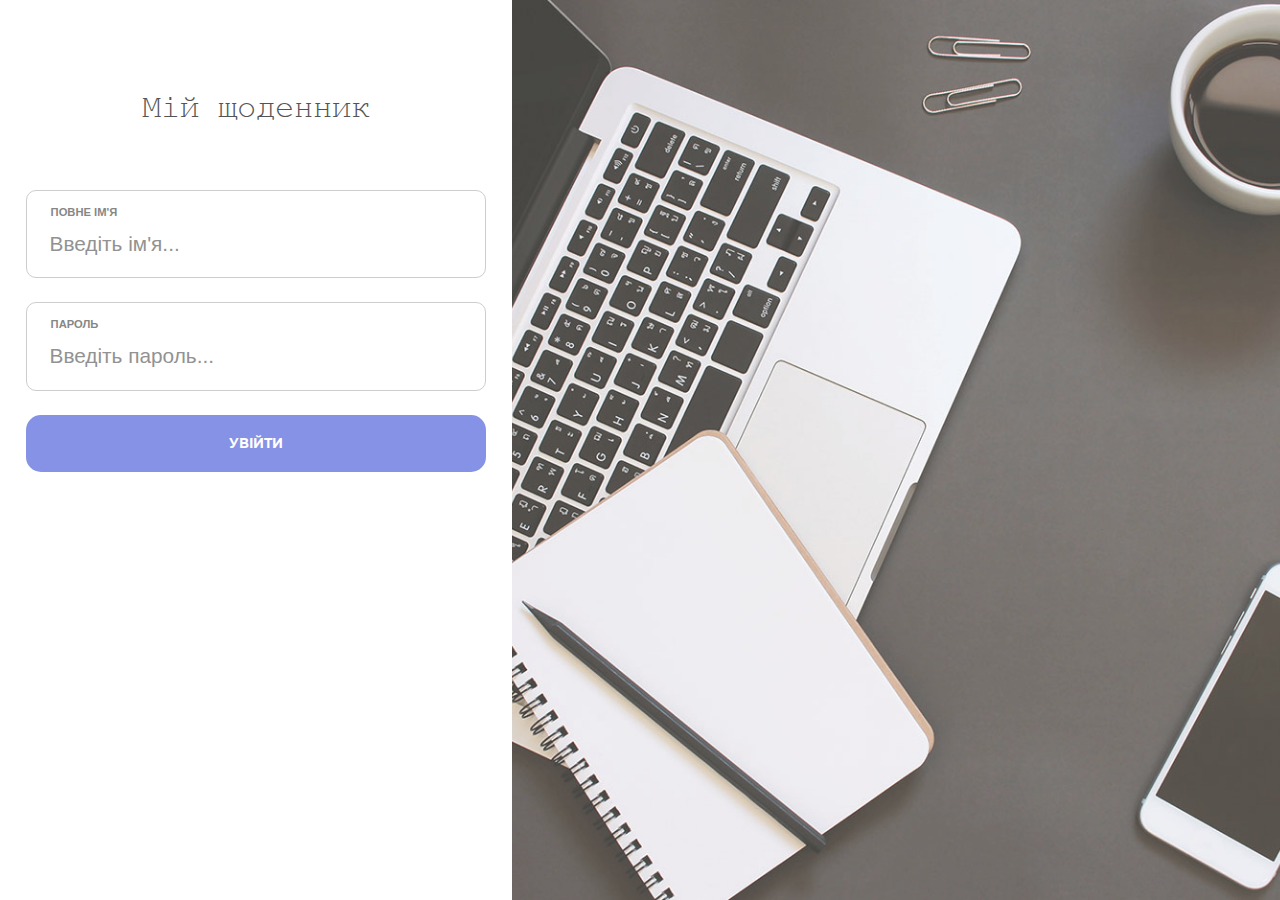
<file: index.html>
<!DOCTYPE html>
<html lang="en">

<head>
    <meta charset="UTF-8">
    <meta name="viewport" content="width=device-width, initial-scale=1.0">
    <title> Authorization</title>
    <link rel="stylesheet" href="style.css">
    <link rel="shortcut icon" href="/images/favicon.ico" type="image/x-icon">
    <script src="https://code.jquery.com/jquery-1.12.4.js"></script>

</head>
<body>
    <div class="block_form">
        <div class="block_form-content">
            <h1>Мій щоденник</h1>
            <div class="name_user used_information">
                <label for="name">Повне ім'я</label>
                <input name="name" id="name" class="input100" type="text" placeholder="Введіть ім'я...">
                <span class="focus-input"></span>
            </div>
            <div class="password_user used_information">
                <label for="password">Пароль</label>
                <input name="password" id="password" class="input100" type="password" placeholder="Введіть пароль...">
                <span class="focus-input"></span>
            </div>
            
            <button id="enter">УВІЙТИ</button>
        </div>
    </div>
    <div class="block_bg"></div>
    <script src="script.js"></script>
</body>
</html>
</file>
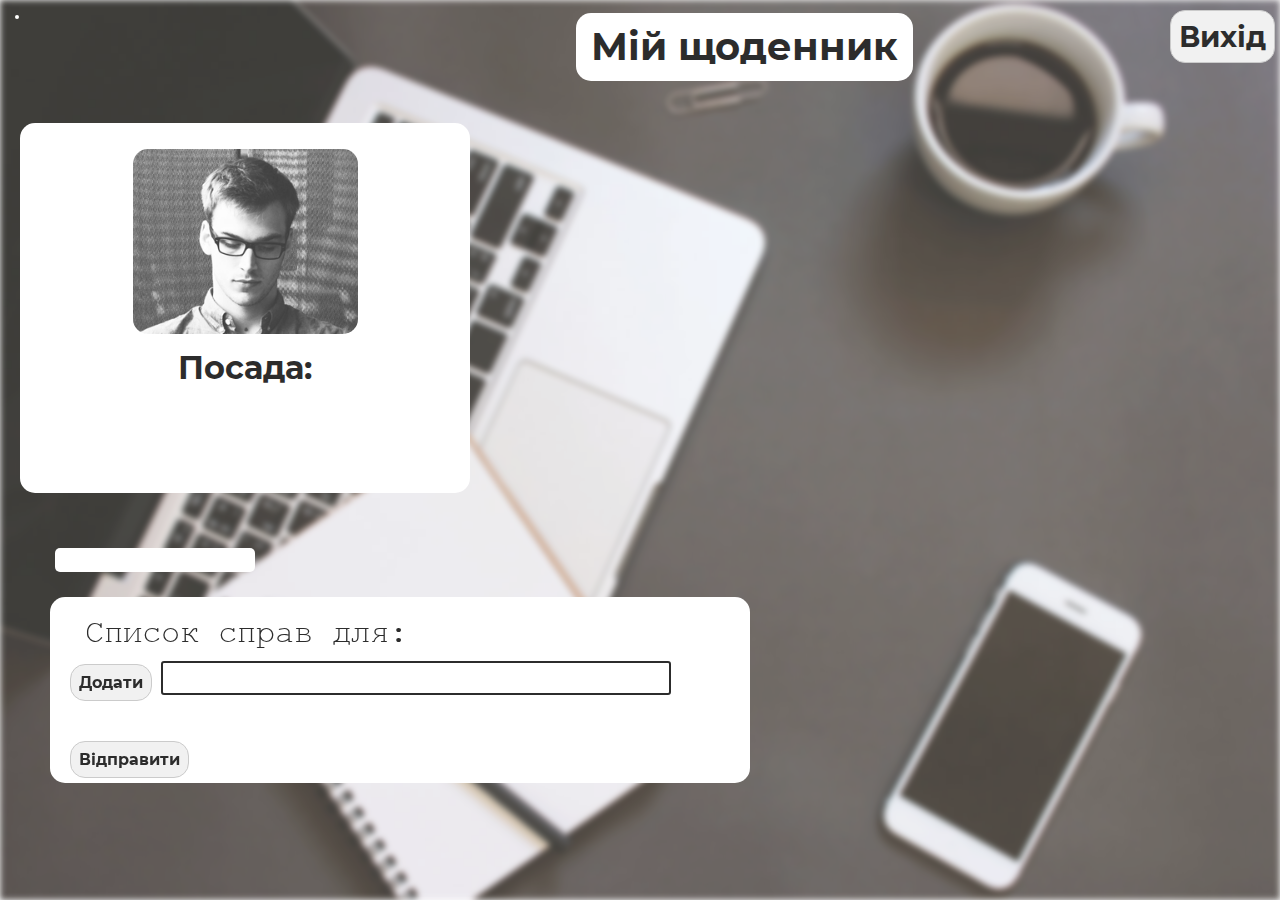
<file: chief/index.html>
<!DOCTYPE html>
<html lang="en">

<head>
    <meta charset="UTF-8">
    <meta name="viewport" content="width=device-width, initial-scale=1.0">
    <title>Сhief</title>
    <link rel="stylesheet" href="style.css">
    <script src="https://ajax.googleapis.com/ajax/libs/jquery/3.5.1/jquery.min.js"></script>
</head>
<body>
    <div class="block_bg"></div>
    <header>
        <div id="clock"></div>
        <h1>Мій щоденник</h1>
        <button id="exit">Вихід</button>
    </header>
    <div class="user">
        <p id="chiefName"></p>
        <div class="fotoUser"></div>
        <p id="position">Посада:</p>
    </div>
    <div class="listSprav">
        <div class="tabbed">
            <input type="radio" name="tabs" id="tab-nav-1" checked>
            <label for="tab-nav-1" id="tab-1"></label>
            <input type="radio" name="tabs" id="tab-nav-2">
            <label for="tab-nav-2" id="tab-2"></label>
            <input type="radio" name="tabs" id="tab-nav-3">
            <label for="tab-nav-3" id="tab-3"></label>
        </div>
        <div class="tabs">
            <div>
                <h1 id="nameForList">Список справ для: </h1>
                <button id="addDeal">Додати</button>
                <input id="in" type="text">
                <ol id="out">
                </ol>
                <button id="send">Відправити</button>
            </div>
        </div>
    </div>
<script src="script.js"></script>
</body>

</html>
</file>
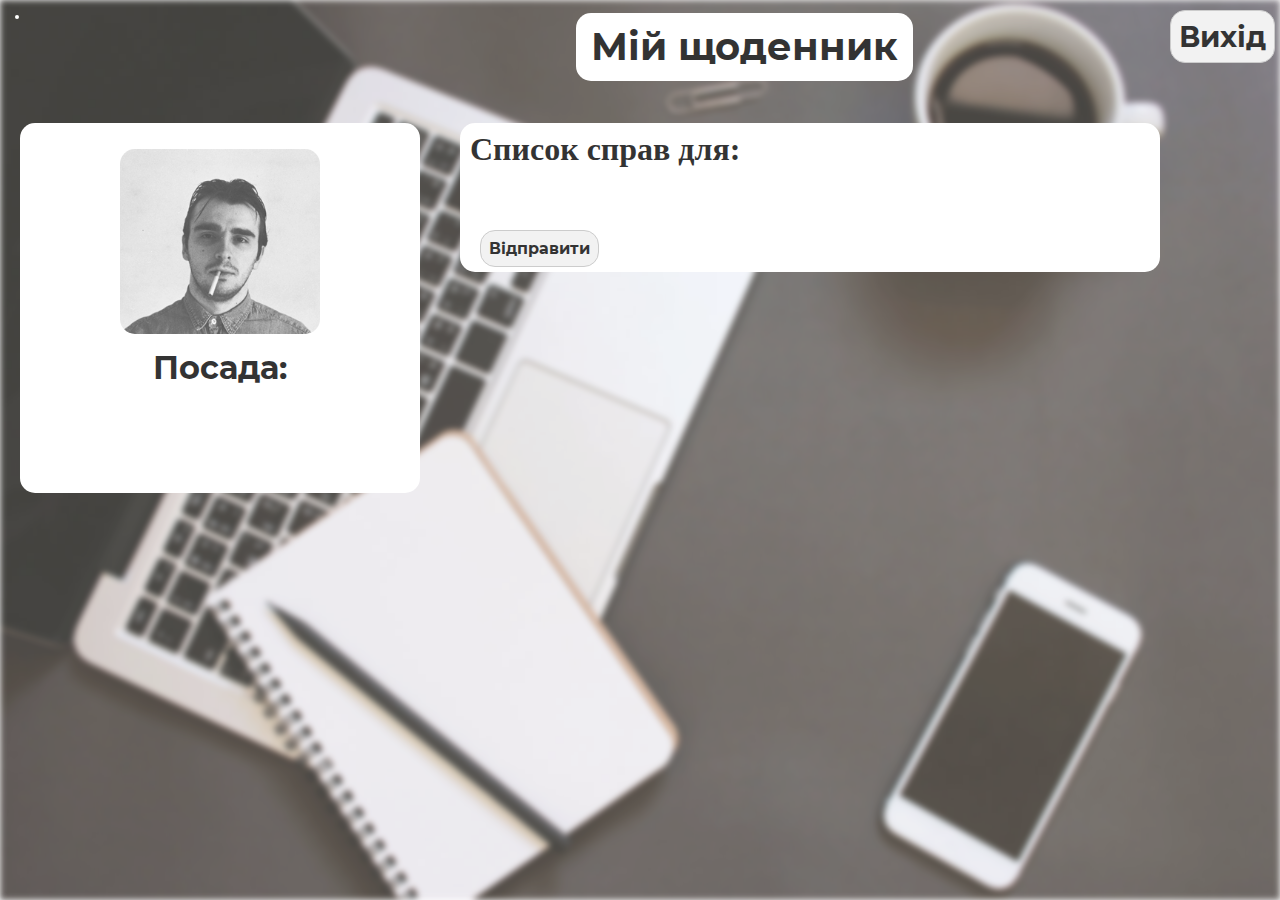
<file: worker/index.html>
<!DOCTYPE html>
<html lang="en">

<head>
    <meta charset="UTF-8">
    <meta name="viewport" content="width=device-width, initial-scale=1.0">
    <title>Worker</title>
    <link rel="stylesheet" href="style.css">
    <script src="https://ajax.googleapis.com/ajax/libs/jquery/3.5.1/jquery.min.js"></script>
</head>

<body>
    <div class="block_bg"></div>
    <header>
        <div id="clock"></div>
        <h1>Мій щоденник</h1>
        <button id="exit">Вихід</button>
    </header>
    <div class="user">
        <p id="workerName"></p>
        <div class="fotoUser"></div>
        <p id="position">Посада: </p>
    </div>
    <div class="listSprav">
        <h1 id="nameForList">Список справ для: </h1>
        <ol id="out">
        </ol>
            <button class="send">Відправити</button>
        </ol>
    </div>
<script src="script.js"></script>
</body>

</html>
</file>
<file: style.css>
* {
    margin: 0;
    padding: 0;
    /* overflow: hidden; */
}

@font-face {
    font-family: Poppins-Regular;
    src: url('./fonts/Courier New.ttf');

}

@font-face {
    font-family: Montserrat-Bold;
    src: url('./fonts/Montserrat-Bold.ttf');
}

.block_bg {
    display: inline-block;
    width: 60vw;
    height: 100vh;
    background-image: url(./img/bg-1.jpg);
    background-size: cover;
    background-position: center;
    background-repeat: no-repeat;
    float: right;
}

/* форма */
.block_form {
    display: inline-block;
    padding: 7% 2%;
    width: calc(40vw - 4%);
    height: calc(100vh - 14vw);
    position: absolute;
    top: 0;
    text-align: center;
}

.block_form .block_form-content {
    width: 100%;
    height: 100%;
    /* ім'я працівника */
    /* статус працівника */
}

.block_form .block_form-content h1 {
    font-size: 2em;
    width: 100%;
    display: block;
    font-family: Poppins-Regular, serif;
    color: #272626;
    text-align: center;
    font-weight: 100;
    margin-bottom: 2em;
}

.block_form .block_form-content .used_information {
    position: relative;
    width: calc(100% - 2px);
    height: 12%;
    border: 1px solid silver;
    border-radius: 10px;
    margin: 0 0 1.5em 0;
    /* input */
}

.block_form .block_form-content .used_information .input100 {
    position: relative;
    width: 80%;
    left: -5%;
    font-size: 1.3em;
    color: #666666;
    line-height: 1.2;
    height: 48px;
    background: transparent;
    border: none;
    padding: 0 26px;
}

.block_form .block_form-content .used_information .input100:focus {
    outline: none;
}

.block_form .block_form-content .used_information .input100:focus+.focus-input {
    visibility: visible;
    opacity: 1;
    transform: scale(1);
}

.block_form .block_form-content .status_user {
    position: relative;
    width: calc(100% - 2px);
    height: 12%;
    border: 1px solid silver;
    border-radius: 10px;
    margin: 0 0 2em 0;
}

.block_form .block_form-content .status_user p:focus+.focus-input {
    visibility: visible;
    opacity: 1;
    transform: scale(1);
}

.block_form .block_form-content button {
    width: 100%;
    height: 8%;
    background-color: #6675df;
    border-radius: 15px;
    border: none;
    color: white;
    font-family: Montserrat-Bold, serif;
}

/* div */
.focus-input {
    position: absolute;
    display: block;
    width: 100%;
    height: 100%;
    top: -1px;
    left: -1px;
    pointer-events: none;
    border: 1px solid #6675df;
    border-radius: 10px;
    visibility: hidden;
    opacity: 0;
    transition: all 0.4s;
    transform: scaleX(1.1) scaleY(1.3);
}
label {
    display: inline-block;
    width: 100%;
    text-align: left;
    padding: 15px 0 2px 24px;
    font-family: Verdana, Geneva, Tahoma, sans-serif;
    text-transform: uppercase;
    font-size: 0.7em;
    color: #666666;
    font-weight: 600;
}
<<<<<<< Updated upstream
#enter:hover {
    background-color: rgb(67, 70, 75);
    cursor: pointer;
    transition: 0.3s;
}
#enter {
    transition: 0.3s;
    outline: none;
}

=======
select
{
    width: 90%;
}
>>>>>>> Stashed changes
</file>
<file: chief/style.css>
*{
    padding: 0;
    margin: 0;
    border: 0;
}
*,*:before,*:after{
    box-sizing: border-box;
}
:focus,:active{outline: none;}
a:focus,a:active{outline: none;}

nav,footer,header,aside{display: block;}

html,body{
    height: 100%;
    width: 100%;
    font-size: 100%;
    line-height: 1;
}
input,button,textarea{font-family:inherit;}
button{cursor: pointer;}
button::-moz-focus-inner {padding:0;border:0;}
a, a:visited{text-decoration: none;}
a:hover{text-decoration: none;}
ul li{list-style: none;}
img{vertical-align: top;}
/*--------------------*/

img {
    width: 100%;
    display: block;
}
@font-face {
    font-family: Poppins-Regular;
    src: url('../fonts/Courier New.ttf');
}
@font-face {
    font-family: Montserrat-Bold;
    src: url('../fonts/Montserrat-Bold.ttf');
}
.block_bg {
    position: absolute;
    width: 100%;
    height: 100%;
    background: url(../img/bg-1.jpg);
    background-size: cover;
    background-position: center;
    background-repeat: no-repeat;
    left: 0;
    filter: blur(3px);
}
header {
    position: relative;
    display: block;
    top: 0;
    left: 0;
    margin-bottom: 25px;
}
#clock {
    position: fixed;
    top: 15px;
    left: 15px;
    font-family: Montserrat-Bold, serif;
    background-color: white;
    color: black;
    font-size: 2em;
    text-align: center;
    padding: 2px;
    border-radius: 10px;
}
#exit {
    position: fixed;
    float: right;
    top: 10px;
    right: 5px;
    border: 1px solid silver;
    border-radius: 15px;
    padding: 8px;
    color: black;
    font-size: 1.8em;
    font-family: Montserrat-Bold, sans-serif;
}
header h1 {
    position: relative;
    left: 45%;
    top: 3px;
    font-size: 2.4em;
    display: inline-block;
    font-family: Montserrat-Bold, serif;
    background-color: white;
    border-radius: 15px;
    color: black;
    text-align: center;
    font-weight: 100;
    padding: 15px;
    margin-top: 10px;
}
#exit:hover, .addDeal:hover, .dell:hover, .send:hover {
    background-color: silver;
    cursor: pointer;
    transition: 0.3s;
}
#exit {
    transition: 0.3s;
    outline: none;
}
.user {
    display: inline-block;
    position: relative;
    background-color: white;
    float: left;
    width: 450px;
    height: 370px;
    margin: 20px;
    text-align: center;
    border-radius: 15px;
}
.user p{
    font-size: 2em;
    font-family: Montserrat-Bold, serif;
    font-weight: 500;
    padding: 8px;
}
p span {
    font-size: 1em;
    font-family: Poppins-Regular, serif;
    text-align: left;
}
.fotoUser {
    position: relative;
    width: 50%;
    height: 50%;
    margin: 10px auto;
    background-image: url(../img/chief.jpg);
    background-size: 100%;
    background-repeat: no-repeat;
    border-radius: 15px;
}
.listSprav{
    position: relative;
    display: inline-block;
}
.tabbed {
    position: relative;
    max-width: 900px;
    height: auto;
    margin: 30px 50px;
}
.tabbed > input {
    display: none;
}
.tabbed > label {
    display: block;
    float: left;
    padding: 12px 20px;
    margin-right: 5px;
    cursor: pointer;
    transition: background-color 0.3s;
    width: 200px;
    text-align: center;
    font-size: 1.2em;
    font-family: Montserrat-Bold, serif;
}
.tabbed > label:hover,
.tabbed > input:checked + label {
    background: white;
    border-radius: 5px;
}
.tabs {
    display: inline-block;
    perspective: 600px;
    margin: 20px 50px;
}
#tab-nav-1:checked ~ .tabs > div:nth-of-type(1),
#tab-nav-2:checked ~ .tabs > div:nth-of-type(2),
#tab-nav-3:checked ~ .tabs > div:nth-of-type(3) {
    transform: rotateX(0);
    opacity: 1;
}
@media screen and (max-width: 700px) {
    .tabbed {
        width: 400px;
    }
    .tabbed > label {
        display: none;
    }
    .tabs > div {
        width: 450px;
        border: none;
        padding: 0;
        opacity: 1;
        position: relative;
        transform: none;
        margin-bottom: 60px;
    }
}
.tabs > div {
    width: 700px;
    position: relative;
    padding: 10px;
    border-radius: 15px;
    opacity: 1;
    transform: rotateX(0);
    transform-origin: top center;
    transition: opacity 0.3s, transform 1s;
    float: left;
    background-color: white;
}
ol {
    position: relative;
    padding: 20px;
    margin-left: 10px;
    font-size: 1.2em;
}
.tabs > div h1 {
    font-weight: 400;
    font-size: 2em;
    font-family: Poppins-Regular, serif;
    margin-left: 15px;
    padding: 10px;
    cursor: default;
}
li {
    margin: 15px;
    font-size: 1.2em;
    font-family: Poppins-Regular, serif;
}
input {
    display: inline-block;
    font-size: 1.2em;
    font-family: Poppins-Regular, serif;
    width: 20px;
    height: 20px;
    background: transparent;
    border: 2px solid black;
    border-radius: 3px;
    cursor: pointer;
}
input + label{
    position: relative;
    display: inline-block;
    margin: 5px ;
    font-size: 1.2em;
    color: black;
}
input:checked + label {
    font-weight: 600;
}
.tabs > div input{
    width: 75%;
    height: 16px;
    padding: 15px;
    font-size: 1.2em;
    color: black;
}
#addDeal, #send {
    position: relative;
    top: 5px;
    right: 5px;
    border: 1px solid silver;
    border-radius: 15px;
    padding: 8px;
    margin-left: 15px;
    color: black;
    font-size: 1em;
    font-family: Montserrat-Bold, serif;
}
.dell {
    position: relative;
    left: 15px;
    float: right;
    border: 1px solid silver;
    border-radius: 5px;
    padding: 3px;
    color: black;
    font-size: 0.9em;
    font-family: Montserrat-Bold, serif;
 
}
</file>
<file: worker/style.css>
*{
    padding: 0;
    margin: 0;
    border: 0;
}
*,*:before,*:after{
    box-sizing: border-box;
}
:focus,:active{outline: none;}
a:focus,a:active{outline: none;}

nav,footer,header,aside{display: block;}

html,body{
    height: 100%;
    width: 100%;
    font-size: 100%;
    line-height: 1;
}
input,button,textarea{font-family:inherit;}
button{cursor: pointer;}
button::-moz-focus-inner {padding:0;border:0;}
a, a:visited{text-decoration: none;}
a:hover{text-decoration: none;}
ul li{list-style: none;}
img{vertical-align: top;}
/*--------------------*/
img {
    width: 100%;
    display: block;
}
@font-face {
    font-family: Poppins-Regular;
    src: url('../fonts/Courier New.ttf');
}
@font-face {
    font-family: Montserrat-Bold;
    src: url('../fonts/Montserrat-Bold.ttf');
}
.block_bg {
    position: absolute;
    width: 100%;
    height: 100%;
    background: url(../img/bg-1.jpg);
    background-size: cover;
    background-position: center;
    background-repeat: no-repeat;
    left: 0;
    filter: blur(3px);
    z-index: 1;
    
}
header {
    position: relative;
    display: block;
    top: 0;
    left: 0;
    z-index: 2;
    margin-bottom: 25px;
}
#clock {
    position: fixed;
    top: 15px;
    left: 15px;
    font-family: Montserrat-Bold, serif;
    background-color: white;
    color: black;
    font-size: 2em;
    text-align: center;
    padding: 2px;
    border-radius: 10px;
}
#exit {
    position: fixed;
    float: right;
    top: 10px;
    right: 5px;
    border: 1px solid silver;
    border-radius: 15px;
    padding: 8px;
    color: black;
    font-size: 1.8em;
    font-family: Montserrat-Bold, sans-serif;
}
header h1 {
    position: relative;
    left: 45%;
    top: 3px;
    font-size: 2.4em;
    display: inline-block;
    font-family: Montserrat-Bold, serif;
    background-color: white;
    border-radius: 15px;
    color: black;
    text-align: center;
    font-weight: 100;
    padding: 15px;
    margin-top: 10px;
    z-index: 2;
}
#exit:hover, .addDeal:hover, .dell:hover, .send:hover {
    background-color: silver;
    cursor: pointer;
    transition: 0.3s;
}
#exit {
    transition: 0.3s;
    outline: none;
}
.user {
    display: inline-block;
    position: relative;
    background-color: white;
    float: left;
    width: 400px;
    height: 370px;
    margin: 20px;
    text-align: center;
    border-radius: 15px;
    z-index: 2;
}
.user p{
    font-size: 2em;
    font-family: Montserrat-Bold, serif;
    font-weight: 500;
    padding: 8px;
}
p span {
    font-size: 1em;
    font-family: Poppins-Regular, serif;
    text-align: left;
}
.fotoUser {
    position: relative;
    width: 50%;
    height: 50%;
    margin: 10px auto;
    background-image: url(../img/worker.jpg);
    background-size: 100%;
    background-repeat: no-repeat;
    border-radius: 15px;
}
.listSprav {
    display: inline-block;
    position: relative;
    width: 700px;
    opacity: 1;
    border-radius: 15px;
    transform: rotateX(0);
    transform-origin: top center;
    transition: opacity 0.3s, transform 1s;
    float: left;
    padding: 10px;
    margin: 20px;
    background-color: white;
    z-index: 2;
}
ol {
    position: relative;
    padding: 30px;
    margin-left: 10px;
    font-size: 1.2em;

}
ol h1 {
    font-weight: 400;
    font-size: 2em;
    font-family: Poppins-Regular, serif;
    margin-left: 15px;
    cursor: default;
}
li {
    margin: 15px;
    font-size: 1.2em;
    font-family: Poppins-Regular, serif;
}
input {
    display: inline-block;
    width: 20px;
    height: 20px;
    background: transparent;
    border: 2px solid black;
    border-radius: 3px;
    margin: 5px;
    cursor: pointer;
}
input + label{
    position: relative;
    display: inline-block;
    margin: 5px ;
    font-size: 1.2em;
    color: black;
}
input:checked + label {
    font-weight: 600;
}
.send {
    position: relative;
    top: 5px;
    right: 5px;
    border: 1px solid silver;
    border-radius: 15px;
    padding: 8px;
    margin-left: 15px;
    color: black;
    font-size: 1em;
    font-family: Montserrat-Bold, serif;
}
.dell {
    position: relative;
    left: 15px;
    float: right;
    border: 1px solid silver;
    border-radius: 5px;
    padding: 3px;
    color: black;
    font-size: 0.9em;
    font-family: Montserrat-Bold, serif;

}
</file>
